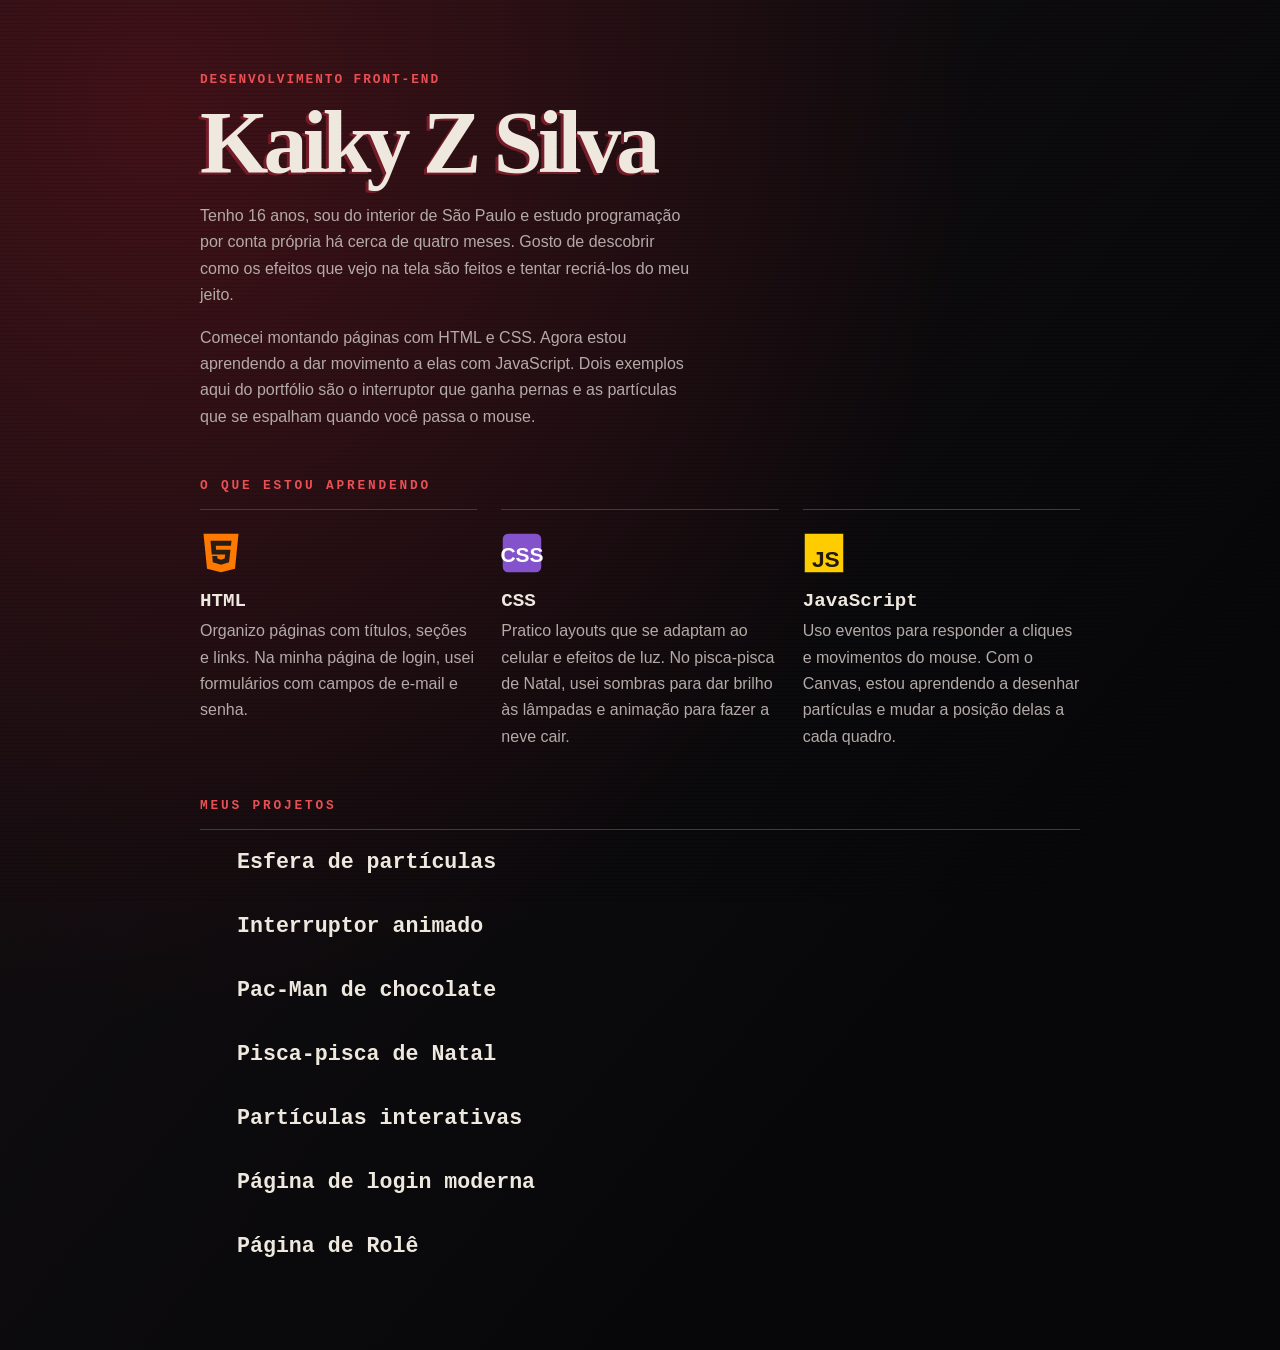
<file: index.html>
<!DOCTYPE html>
<html lang="pt-BR">
<head>
    <meta charset="UTF-8">
    <meta name="viewport" content="width=device-width, initial-scale=1.0">
    <title>Kaiky Z Silva | Portfólio front-end</title>
    <link rel="stylesheet" href="./portifolio.css">
</head>
<body>
    <main>
        <header class="capa">
            <div class="sobre">
                <p class="area">Desenvolvimento front-end</p>
                <h1>Kaiky Z Silva</h1>

                <p>
                    Tenho 16 anos, sou do interior de São Paulo e estudo
                    programação por conta própria há cerca de quatro meses.
                    Gosto de descobrir como os efeitos que vejo na tela
                    são feitos e tentar recriá-los do meu jeito.
                </p>

                <p>
                    Comecei montando páginas com HTML e CSS. Agora estou
                    aprendendo a dar movimento a elas com JavaScript.
                    Dois exemplos aqui do portfólio são o interruptor que
                    ganha pernas e as partículas que se espalham quando
                    você passa o mouse.
                </p>
            </div>

           
        </header>

        <section aria-labelledby="titulo-tecnologias">
            <h2 id="titulo-tecnologias">O que estou aprendendo</h2>

            <div class="tecnologias">
                <article class="tecnologia">
                    <img src="html.svg" alt="" width="42" height="46">
                    <h3>HTML</h3>
                    <p>
                        Organizo páginas com títulos, seções e links.
                        Na minha página de login, usei formulários
                        com campos de e-mail e senha.
                    </p>
                </article>

                <article class="tecnologia">
                    <img src="css.svg" alt="" width="42" height="46">
                    <h3>CSS</h3>
                    <p>
                        Pratico layouts que se adaptam ao celular e efeitos
                        de luz. No pisca-pisca de Natal, usei sombras para
                        dar brilho às lâmpadas e animação para fazer a neve cair.
                    </p>
                </article>

                <article class="tecnologia">
                    <img src="js.svg" alt="" width="42" height="46">
                    <h3>JavaScript</h3>
                    <p>
                        Uso eventos para responder a cliques e movimentos
                        do mouse. Com o Canvas, estou aprendendo a desenhar
                        partículas e mudar a posição delas a cada quadro.
                    </p>
                </article>
            </div>
        </section>

        <section aria-labelledby="titulo-projetos">
            <h2 id="titulo-projetos">Meus projetos</h2>

            <ul>
                <li><a href="./esefera-de-particulas/index.html">Esfera de partículas</a></li>
                <li><a href="./interruptor/index.html">Interruptor animado</a></li>
                <li><a href="./pac-man-chocolate/index.html">Pac-Man de chocolate</a></li>
                <li><a href="./pisca-pisca/index.html">Pisca-pisca de Natal</a></li>
                <li><a href="./particulas/index.html">Partículas interativas</a></li>
                <li><a href="./pagina-login/">Página de login moderna</a></li>
                <li><a href="skate spot/">Página de Rolê</a></li>
            </ul>
        </section>
    </main>
</body>
</html>
</file>
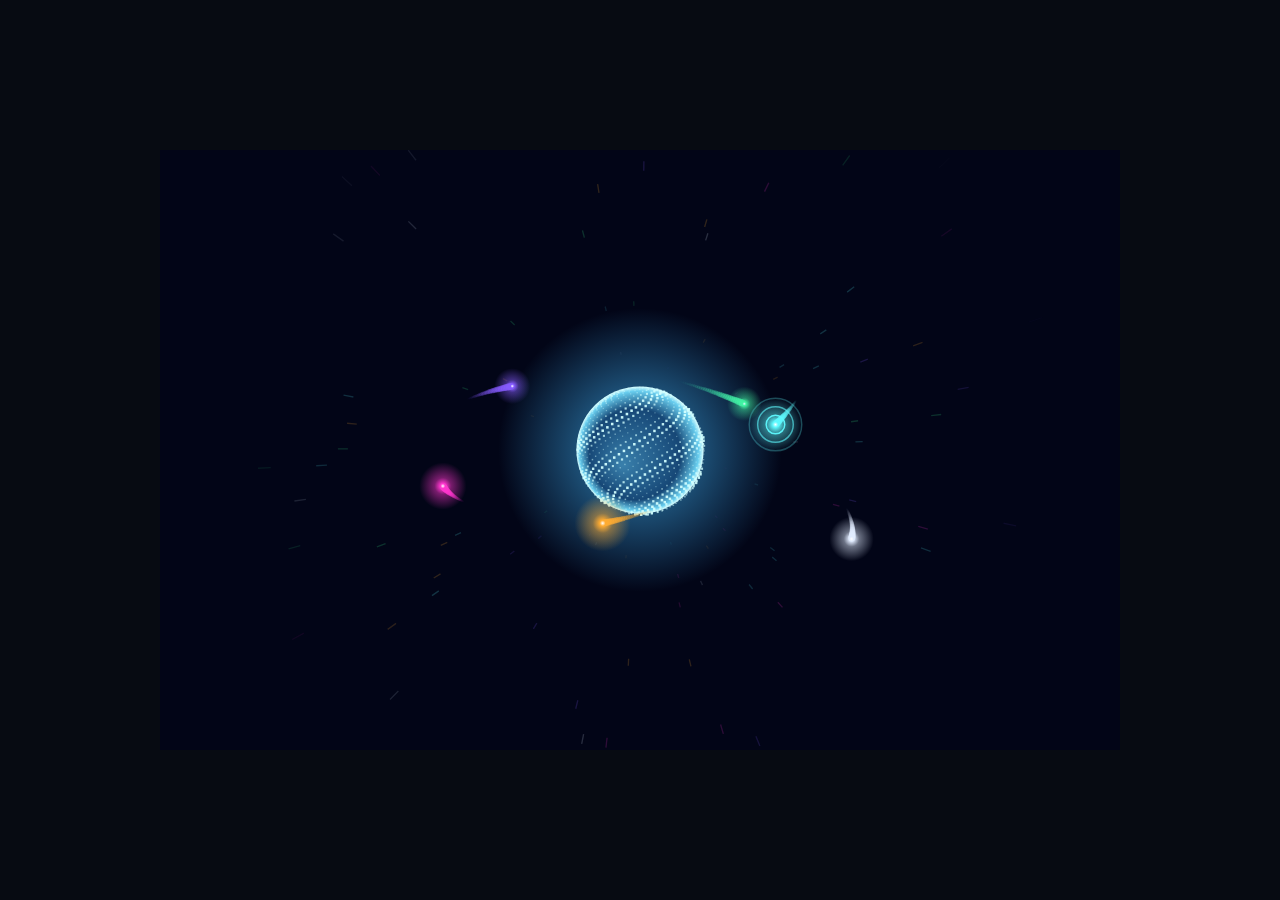
<file: esefera-de-particulas/index.html>
<!DOCTYPE html>
<html lang="pt-BR">
<head>
    <meta charset="UTF-8">
    <meta name="viewport" content="width=device-width, initial-scale=1.0">
    <title>Esfera De Energia</title>
    <link rel="stylesheet" href="style.css">
    <script src="script.js" defer></script>
</head>
<body>
    <canvas id="cena" width="960" height="600" aria-label="Esfera azul com particulas em órbita">    
    </canvas>
</body>
</html>
</file>
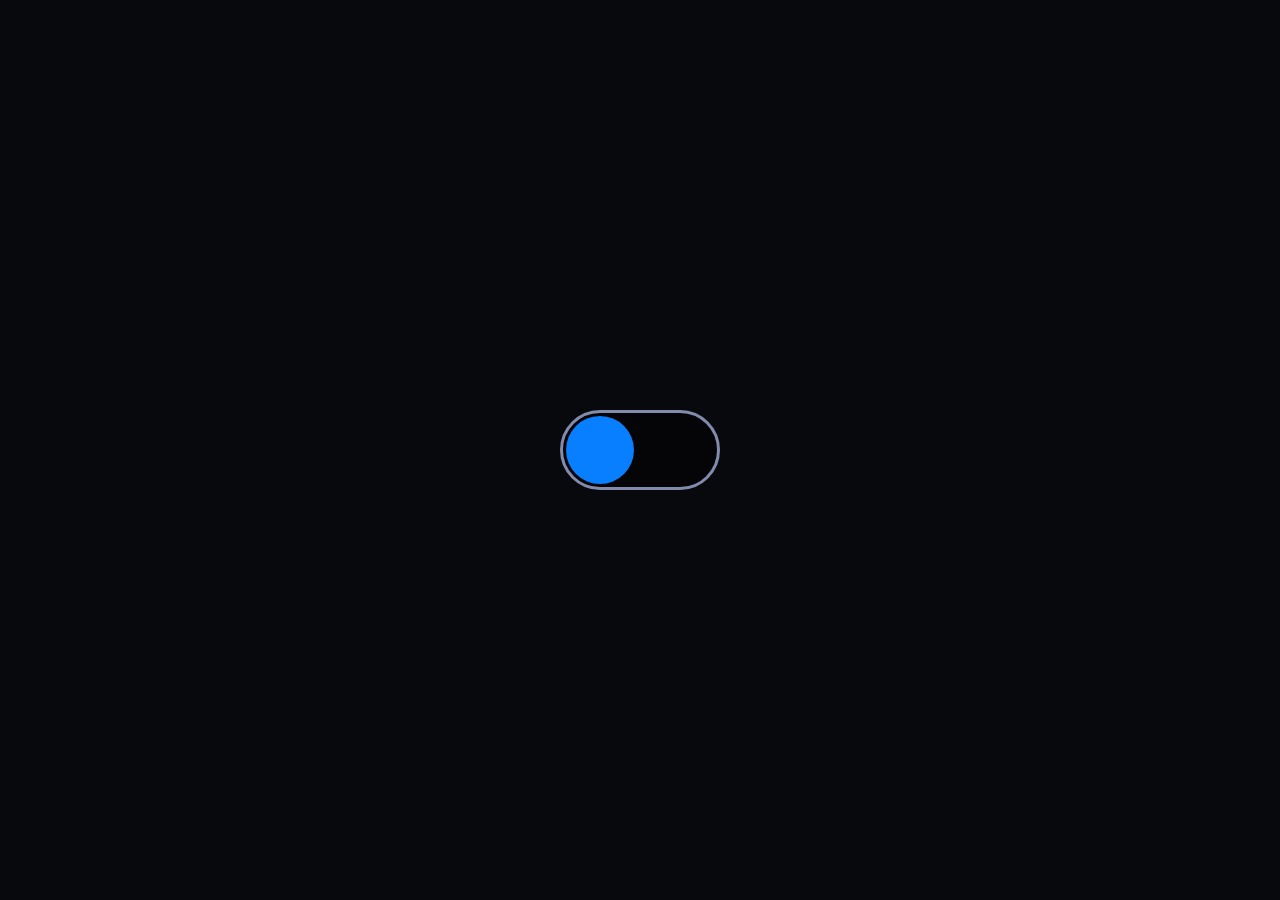
<file: interruptor/index.html>
<!DOCTYPE html>
<html lang="pt-Br">
<head>
    <meta charset="UTF-8">
    <meta name="viewport" content="width=device-width, initial-scale=1.0">
    <title>Interruptor Animado</title>
    <link rel="stylesheet" href="style.css">
    <script src="script.js" defer></script>
</head>
<body>
    <button id="interruptor" type="button" aria-label="Interruptor Animado" aria-pressed="false">
        <span class="personagem" aria-hidden="true">
            <span class="rosto">• ▾ •</span>
            <span class="perna esuqerda"></span>
            <span class="perna direita"></span>
        </span>
    </button>
</body>
</html>
</file>
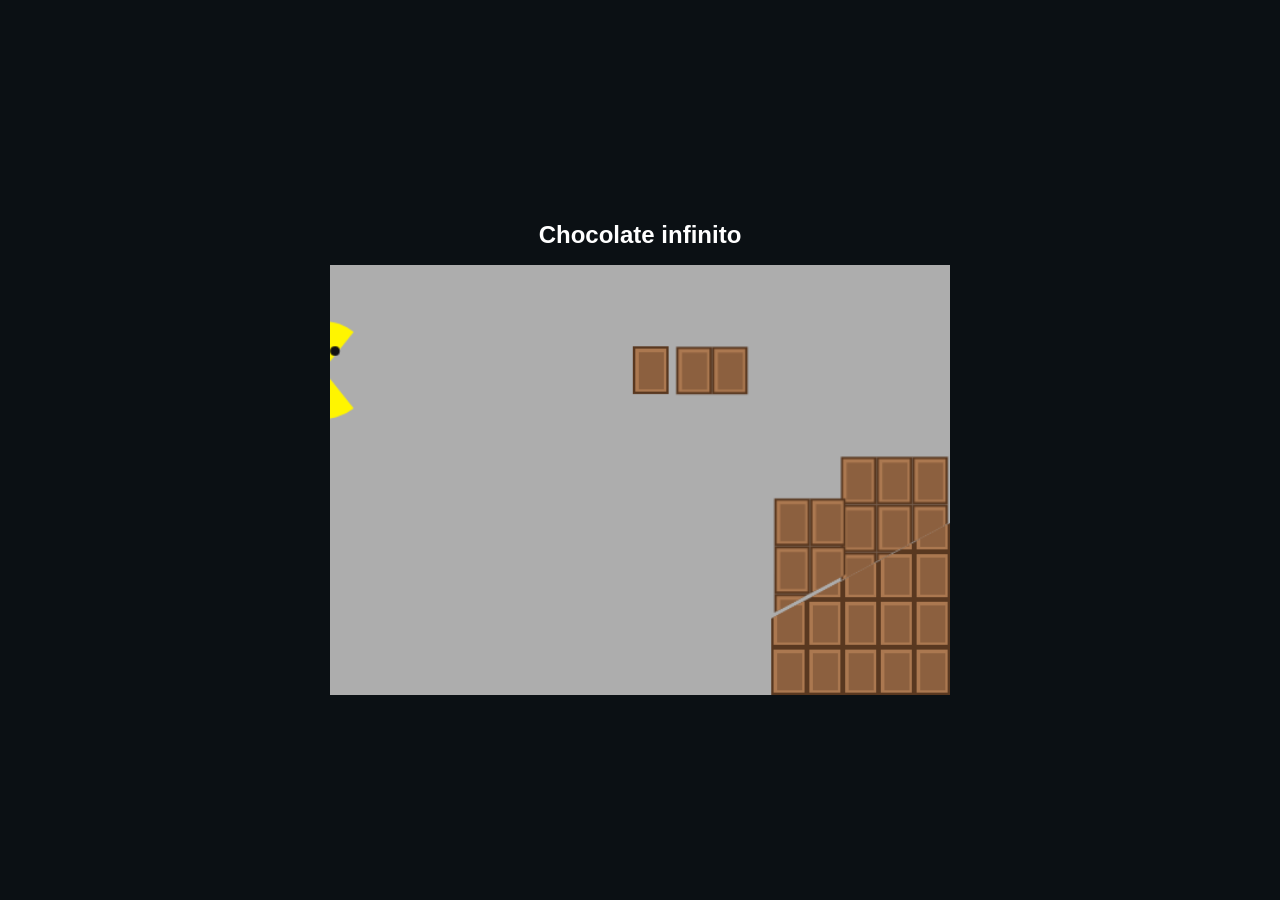
<file: pac-man-chocolate/index.html>
<!DOCTYPE html>
<html lang="pt-BR">
<head>
    <meta charset="UTF-8">
    <meta name="viewport" content="width=device-width, initial-scale=1.0">
    <title>Chocolate infinito</title>
    <link rel="stylesheet" href="style.css">
    <script src="script.js" defer></script>
</head>
<body>
    <main>
        <h1>Chocolate infinito</h1>
        <canvas id="cena" width="520" height="360" aria-label="pac-man comendo um pedaço de uma barra que se refaz">
        </canvas>
    </main>
</body>
</html>
</file>
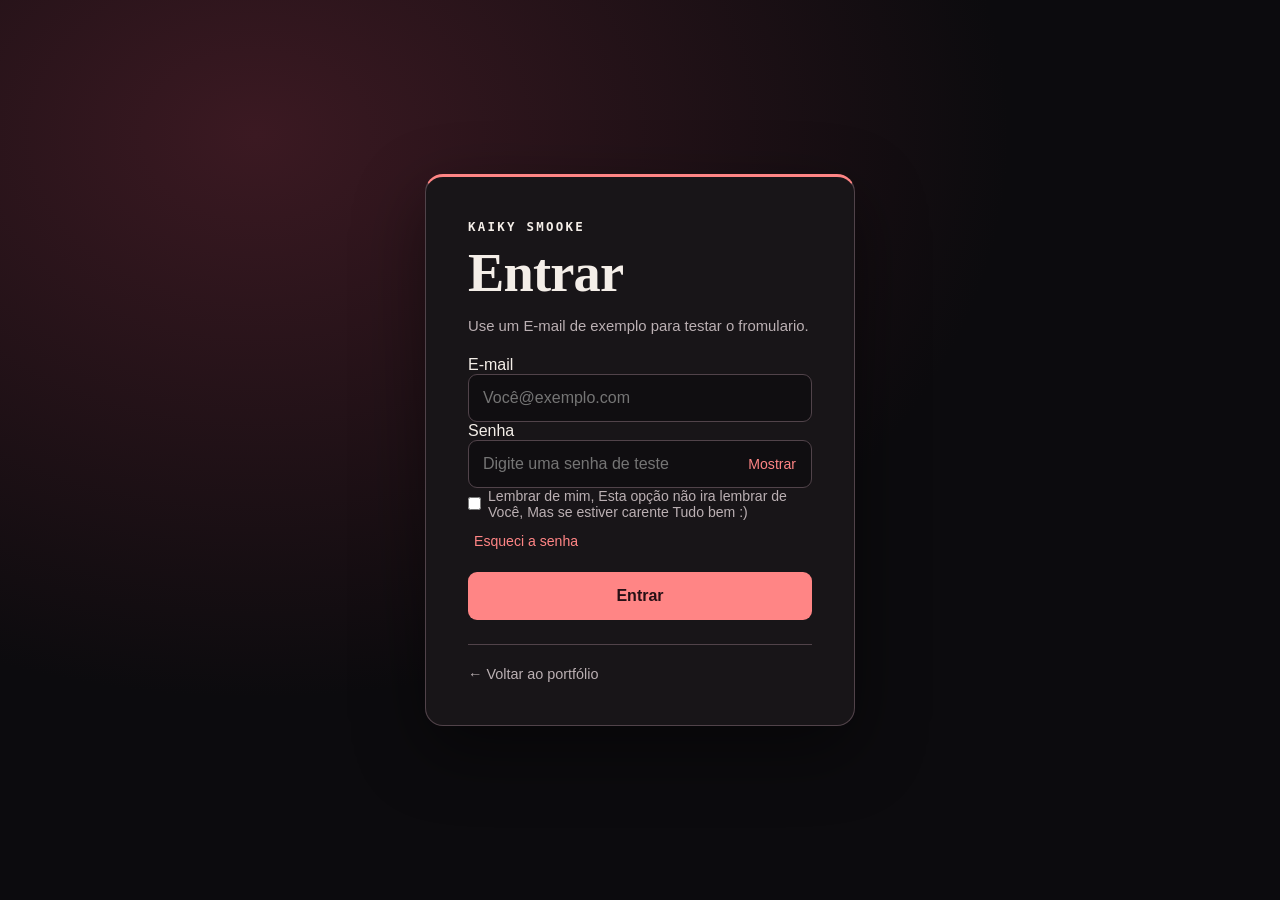
<file: pagina-login/index.html>
<!DOCTYPE html>
<html lang="pt-BR">
<head>
    <meta charset="UTF-8">
    <meta name="viewport" content="width=device-width, initial-scale=1.0">
    <title>Login | Kaiky Smooke</title>

    <link rel="stylesheet" href="style.css">
    <script src="script.js" defer></script>
</head>
<body>
    <main class="cartao">
        <header>
            <p class="assinatura">Kaiky Smooke</p>
            <h1>Entrar</h1>
            <p class="descricao">Use um E-mail de exemplo para testar o fromulario.</p>
        </header>

        <form id="form-login" novalidate>
            <div class="campo">
            <label for="email">E-mail</label>
            <input
                id="email"
                name="email"
                type="email"
                placeholder="Você@exemplo.com"
                autocomplete="username"
                aria-describedby="erro-email"
                required
            >
            <small class="erro" id="erro-email"></small>
            </div>

            <div class="campo">
                <label for="senha">Senha</label>

                <div class="campo-senha">
                    <input
                        id="senha"
                        name="senha"
                        type="password"
                        placeholder="Digite uma senha de teste"
                        aria-describedby="erro-senha"
                        required
                    >
                    <button type="button" id="mostrar-senha" aria-comtrols="senha">
                        Mostrar
                    </button>
                </div>
                    <small class="erro" id="erro-senha"></small>
            </div>

            <div class="opcoes">
                <label class="lembrar">
                    <input type="checkbox" id="lembrar">
                    Lembrar de mim, Esta opção não ira lembrar de Você,
                    Mas se estiver carente Tudo bem :)

                </label>

                <button type="button" id="recuperar">Esqueci a senha</button>
            </div>

            <button type="submit" class="entrar">Entrar</button>
            <p id="mensagem" role="status"></p>
        </form>

        <footer>
            <a href="https://saiko-haxi-portfolio.vercel.app">
                ← Voltar ao portfólio
            </a>
        </footer>
    </main>
</body>
</html>
</file>
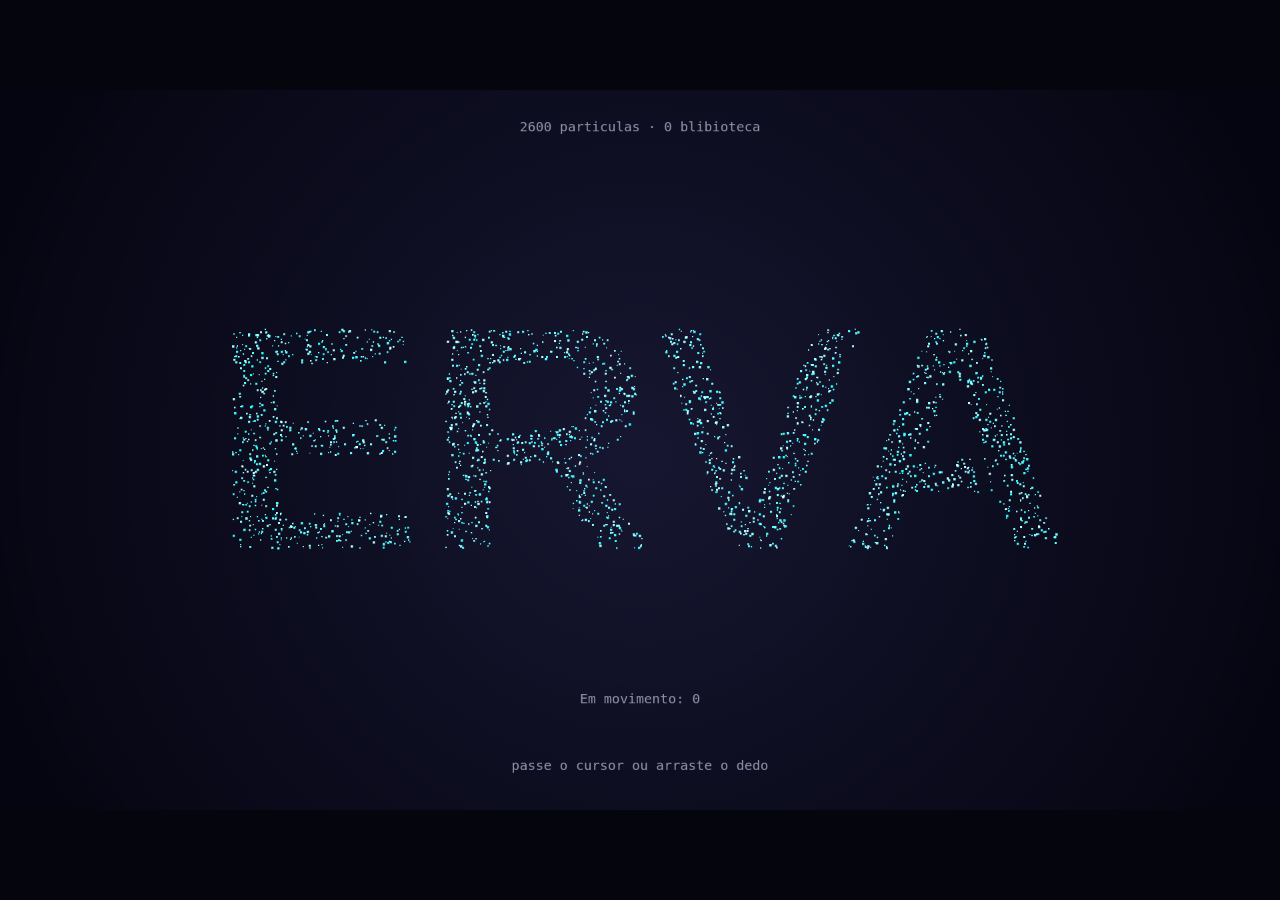
<file: particulas/index.html>
<!DOCTYPE html>
<html lang="pt-BR">
<head>
    <meta charset="UTF-8">
    <meta name="viewport" content="width=device-width, initial-scale=1.0">
    <title>Herbário de particulas</title>
    <link rel="stylesheet" href="style.css">
    <script src="script.js" defer></script>
</head>
<body>
    <canvas
    id="cena"
    width="1920"
    height="1080"
    aria-label="Particulas formam a palavra ERVA e uma folha de cannabis."></canvas>
</body>
</html>
</file>
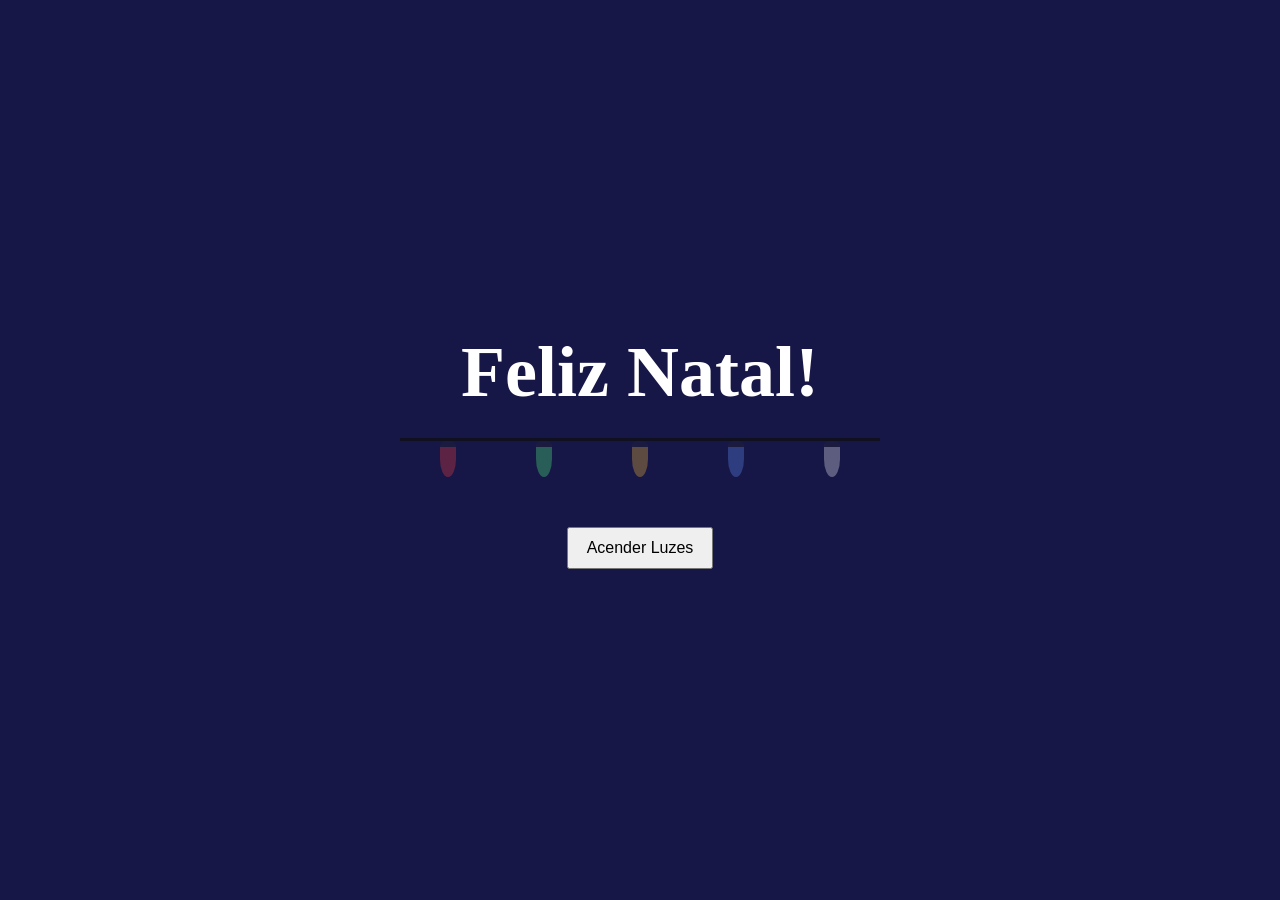
<file: pisca-pisca/index.html>
<!DOCTYPE html>
<html lang="pt-BR">
<head>
    <meta charset="UTF-8">
    <meta name="viewport" content="width=device-width, initial-scale=1.0">
    <title>pisca-pisca</title>
    <link rel="stylesheet" href="style.css">
</head>
<body>
    <main>
        <h1>Feliz Natal!</h1>

        <div class="fio" aria-hidden="true">
            <span class="lampada" style="--cor: #ff4141"></span>
            <span class="lampada" style="--cor: #53ff80"></span>
            <span class="lampada" style="--cor: #ffbf36"></span>
            <span class="lampada" style="--cor: #6495ff"></span>
            <span class="lampada" style="--cor: #ffffff"></span>
        </div>

        <button id="interruptor" type="button">Acender Luzes</button>
    </main>

    <script src="script.js"></script>
</body>
</html>
</file>
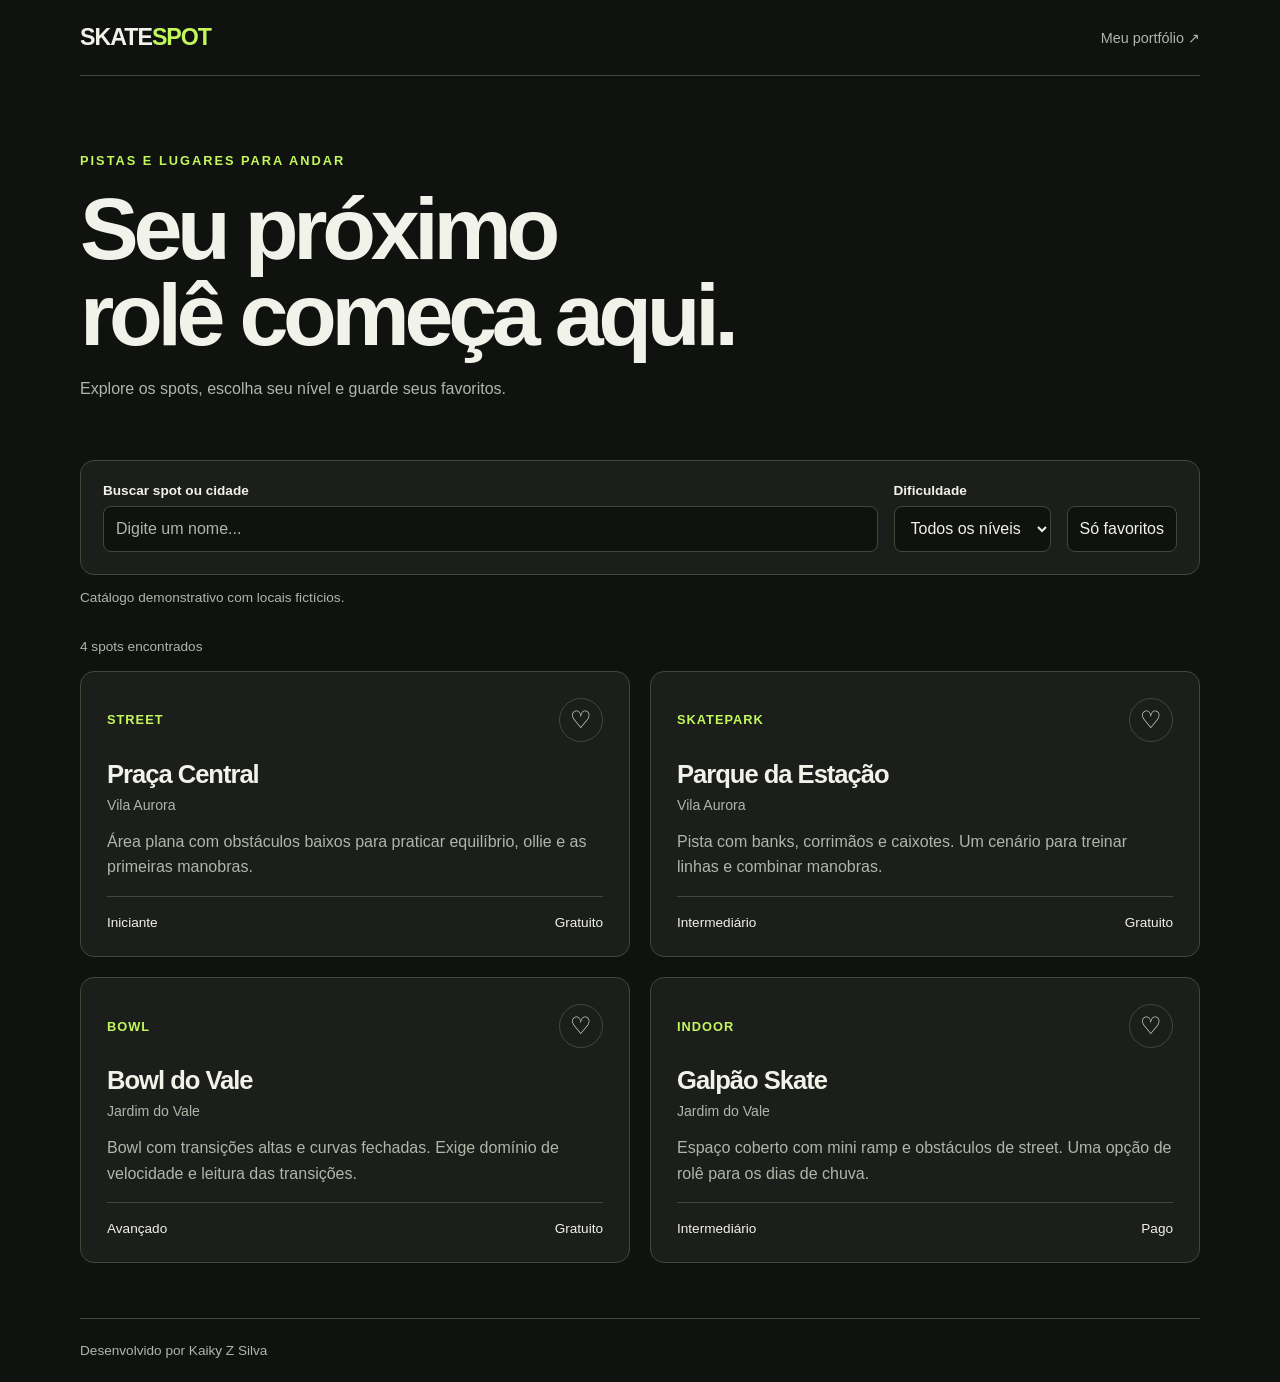
<file: skate spot/index.html>
<!DOCTYPE html>
<html lang="en">
<head>
    <meta charset="UTF-8">
    <meta name="viewport" content="width=device-width, initial-scale=1.0">
    <title>Skate spot | Encontre seu proximo rolê</title>

    <link rel="stylesheet" href="style.css">
    <script src="script.js" defer></script>
</head>
<body>
    <header class="barra">
        <a class="logo" href="./index.html">SKATE<span>SPOT</span></a>
        <a class="portfolio" href="https://saiko-haxi-portfolio.vercel.app">
            Meu portfólio ↗
        </a>
    </header>

    <main>
        <section class="apresentacao">
            <p class="categoria">Pistas e lugares para andar</p>
            <h1>Seu próximo<br>rolê começa aqui.</h1>
            <p class="descricao">
                Explore os spots, escolha seu nível e guarde seus favoritos.
            </p>
        </section>

        <section aria-label="Catálogo de spots">
            <div class="filtros">
                <div class="campo busca">
                    <label for="busca">Buscar spot ou cidade</label>
                    <input
                        id="busca"
                        type="search"
                        placeholder="Digite um nome..."
                    >
                </div>

                <div class="campo">
                    <label for="nivel">Dificuldade</label>
                    <select id="nivel">
                        <option value="todos">Todos os níveis</option>
                        <option value="iniciante">Iniciante</option>
                        <option value="intermediario">Intermediário</option>
                        <option value="avancado">Avançado</option>
                    </select>
                </div>

                <button id="filtro-favoritos" type="button" aria-pressed="false">
                    Só favoritos
                </button>
            </div>

            <p class="aviso">
                Catálogo demonstrativo com locais fictícios.
            </p>

            <p id="resultado" role="status"></p>
            <div id="lista-spots" class="lista-spots"></div>

            <p id="vazio" class="vazio" hidden>
                Nenhum spot encontrado. Experimente mudar os filtros.
            </p>

            <p id="mensagem" role="status"></p>
        </section>
    </main>

    <footer>Desenvolvido por Kaiky Z Silva</footer>

    <template id="modelo-spot">
        <article class="spot">
            <div class="spot-topo">
                <span class="tipo"></span>
                <button class="favoritar" type="button" aria-pressed="false">
                    ♡
                </button>
            </div>

            <h2></h2>
            <p class="local"></p>
            <p class="resumo"></p>

            <div class="detalhes">
                <span class="nivel"></span>
                <span class="acesso"></span>
            </div>
        </article>
    </template>
</body>
</html>
</file>
<file: portifolio.css>
:root {
    --fundo: #09090b;
    --texto: #eee8df;
    --cinza: #b4aaa8;
    --vermelho: #e95054;
}

* {
    box-sizing: border-box;
}

body {
    margin: 0;
    min-height: 100vh;
    min-height: 100svh;
    display: grid;
    align-items: center;
    color: var(--texto);
    font-family: arial, sans-serif;
    background-color: var(--fundo);

    background-image: 
        radial-gradient(ellipse at 12% 8%, #401218 0%, transparent 52%),
        linear-gradient(130deg, #141013, #070709 75%);
}

body::before {
    content: "";
    position: fixed;
    inset: 0;
    pointer-events: none;
    background: repeating-linear-gradient(
        to bottom,
        transparent 0,
        transparent 3px,
        rgb(0 0 0 / 12%) 3px,
        rgb(0 0 0 / 12%) 4px
    );
}

main {
    position: relative;
    width: min(880px, 88%);
    margin: 0 auto;
    padding: clamp(48px, 8vh, 96px) 0;
}

h1 {
    margin: 0;
    max-width: 100%;
    font-family: Georgia, "Times New Roman", serif;
    font-size: clamp(3rem, 8vw, 7rem );
    line-height: 1;
    letter-spacing: -0.055em;
    text-shadow: -3px 2px 0 #751c29;
}

main > p {
    margin: 18px 0 0; 
    max-width: 48ch;
    color: var(--cinza);
    line-height: 1.6;
}

h2 {
    margin: 48px 0 16px;
    color: var(--vermelho);
    font: bold 0.8rem "Curier New", monospace;
    text-transform: uppercase;
    letter-spacing: 0.22em;
}

ul {
    margin: 0;
    padding: 0;
    list-style: none;
    border-top: 1px solid #543136;
}

li a {
    display: flex;
    align-items: center;
    gap: 14px;
    min-height: 64px;
    padding: 14px 12px;
    color: var(--texto);
    text-decoration: none;
    font: bold clamp(1rem, 2.5vw, 1.35rem) "Courier New", monospace;
    transition: background-color 180ms, padding-left 180ms; 
}

li a::before {
    content: "▸";
    color: var(--vermelho);
    opacity: 0;
    transition: opacity 180ms;
}

li a:hover,
li a:focus-visible {
    padding-left: 22px;
    background-color: #32171c;
}

li a:hover::before,
li a:focus-visible::before {
    opacity: 1;
}

li a:focus-visible {
    outline: 2px solid var(--vermelho);
    outline-offset: -2px;
}

.capa-arte {
    display: block;
    width: 100%;
    height: auto; 
    opacity: 0.85;
    mix-blend-mode: screen;
}

/* Apresentação: texto à esquerda e ilustração à direita */
.capa {
    display: grid;
    grid-template-columns: minmax(0, 1fr) minmax(180px, 30%);
    align-items: center;
    gap: 32px;
}

.sobre .area {
    margin: 0 0 12px;
    color: var(--vermelho);
    font: bold 0.8rem "Courier New", monospace;
    letter-spacing: 0.15em;
    text-transform: uppercase;
}

.sobre h1 {
    font-size: clamp(3rem, 7vw, 5.5rem);
}

.sobre p:not(.area),
.tecnologia p {
    color: var(--cinza);
    line-height: 1.65;
}

.sobre p:not(.area) {
    max-width: 55ch;
    margin: 16px 0 0;
}

/* As tecnologias ficam lado a lado quando há espaço. */
.tecnologias {
    display: grid;
    grid-template-columns: repeat(auto-fit, minmax(min(100%, 210px), 1fr));
    gap: 24px;
}

.tecnologia {
    padding: 20px 0 0;
    border-top: 1px solid #543136;
}

.tecnologia img {
    display: block;
    object-fit: contain;
}

.tecnologia h3 {
    margin: 14px 0 6px;
    font: bold 1.2rem "Courier New", monospace;
}

.tecnologia p {
    margin: 0;
}

@media (max-width: 600px) {
    .capa {
        grid-template-columns: 1fr;
        gap: 12px;
    }

    .capa-arte {
        grid-row: 1;
        width: min(44vw, 170px);
        justify-self: end;
    }
}
</file>
<file: esefera-de-particulas/style.css>
* {
    box-sizing: border-box;
}

body {
    margin: 0;
    min-height: 100vh;
    display: grid;
    place-items: center;
    background: #070b12;
}

canvas {
    display: block;
    width: min(100%, 960px);
    height: auto;
    background: #020517;
}
</file>
<file: interruptor/style.css>
* {
    box-sizing: border-box;
}

body {
    margin: 0;
    min-height: 100vh;
    display: grid;
    place-items: center;
    background: #08090d;
}

#interruptor {
    position: relative;
    width: 160px;
    height: 80px;
    padding: 0; 
    border: 3px solid #838bad;
    border-radius: 50px;
    background: #050508;
    cursor: pointer;
}

#interruptor:focus-visible {
    outline: 3px solid white;
    outline-offset: 6px; 
}

.personagem {
    position: absolute;
    left: 3px;
    bottom: 3px;
    width: 68px;
    height: 68px;
    border-radius: 50%;
    background: #087fff;
    color: white;
    display: grid;
    place-items: center;
}

/*posição e cor de chegada */
#interruptor[aria-pressed="true"] .personagem {
    transform: translateX(80px);
    background: white;
    color: #111;
}    

.rosto,
.perna {
    opacity: 0;
}

.rosto {
    font: bold 16px Arial, sans-serif;
}

.perna {
    position: absolute;
    top: 98%;
    width: 3px;
    height: 24px;
    background: white;
    transform-origin: top;
}

/*o pezinho da ponta de cada perna*/
.perna::after {
    content: "";
    position: absolute;
    bottom: 0;
    width: 9px;
    height: 3px;
    border-radius: 3px;
    background: white;
}

.esquerda {
    left: 24px;
}

.direita {
    right: 24px;
}

/* o js adiciona essa classe enquanto a bolinha atravessa*/
.andando .rosto,
.andando .perna {
    opacity: 1;
}

.andando .perna {
    animation: passo 220ms ease-in-out infinite alternate;
}

.andando .direita {
    animation-direction: alternate-reverse; 
}

@keyframes passo {
    from { transform: rotate(-22deg); }
    to { transform: rotate(22deg); }
}
</file>
<file: pac-man-chocolate/style.css>
* {
    box-sizing: border-box;
}

body {
    margin: 0;
    min-height: 100vh;
    display: grid;
    place-items: center;
    background: #0b1014;
    color:white;
    font-family: arial, sans-serif;
}

main {
    width: min(100%, 620px);
    text-align: center;
}

h1 {
    font-size: 24px;
}

canvas {
    display: block;
    width: 100%;
    height: auto;
    background: #adadad;
}
</file>
<file: pagina-login/style.css>
:root {
    --fundo: #0c0b0e;
    --cartao: #181518;
    --campo: #100e11;
    --texto: #f4eee8;
    --cinza: #bbb0b3;
    --borda: #51434a;
    --destaque: #ff8585;
}

* {
    box-sizing: border-box;
}

body {
    margin: 0;
    min-height: 100vh;
    min-height: 100svh;
    display: grid;
    place-items: center;
    padding: 24px 16px;
    font-family: Arial, sans-serif;
    color: var(--texto);
    background: radial-gradient(ellipse at 20% 15%, #3b1922, transparent 52%), var(--fundo);
}

.cartao {
    width: min(100%, 430px);
    padding: clamp(24px, 5vw, 42px);
    background: var(--cartao);
    border: 1px solid var(--borda);
    border-top: 3px solid var(--destaque);
    border-radius: 18px;
    box-shadow: 0 24px 70px rgb(0 0 0 / 45%);
}

.assinatura {
    margin: 0;
    color: var(destaque);
    font: bold 0.78rem "Curier New", monospace;
    text-transform: uppercase;
    letter-spacing: 0.14rem;
}

h1 {
    margin: 12px 0 8px;
    font: bold 3.4rem/1 Georgia, serif;
    letter-spacing: -0.05rem;
}

.descricao,
    #mensagem {
        color: var(--cinza);
        font-size: 0.93rem;
        line-height: 1.5;
    }

.descricao {
    margin-bottom: 18px;
}

.campo input {
    width: 100%;
    padding: 14px;
    color: var(--texto);
    background: var(--campo);
    border: 1px solid var(--borda);
    border-radius: 9px;
    font: inherit;
    transition: border-color 160ms, box-shadow 160ms;
}

.campo input[aria-invalid="true"] {
    border-color: var(--destaque);
}

.campo-senha {
        position: relative;
}

.campo-senha input {
    padding-right: 86px;
}

button,
a {
    font: inherit;
}

button {
    cursor: pointer;
}

#mostrar-senha, 
#recuperar {
    color: var(--destaque);
    background: transparent;
    border: 0;
    font-size: 0.88rem;
}

#mostrar-senha {
    position: absolute;
    top: 50%;
    right: 8px;
    transform: translateY(-50%);
    padding: 8px;
}

.opcoes {
    display: flex;
    justify-content: space-between;
    align-items: center;
    flex-wrap: wrap;
    gap: 12px;
    margin-bottom: 22px; 
}

.lembrar {
    display: flex;
    align-items: center;
    gap: 7px;
    color: var(--cinza);
    font-size: 0.88rem;
    cursor: pointer;
}

.lembrar input {
    margin: 0;
    accent-color: var(--destaque);
}

.entrar {
    width: 100%;
    padding: 14px;
    border: 1px solid transparent;
    border-radius: 9px;
    background: var(--destaque);
    color: #261015;
    font-weight: bold;
    transition: transform 160ms, background-color 160ms, box-shadow 160ms;
}

.entrar:hover {
    transform: translateY(-2px);
    background: #ffaaaa;
    box-shadow: 0 6px 18px rgb(255 110 120 / 22%);
}

.entrar:active {
    transform: translateY(0);
}

.erro {
    display: block;
    margin-top: 6px;
    color: #ffabab;
}

.erro:empty,
#mensagem:empty {
    margin: 0;
}

footer {
    margin-top: 24px;
    padding-top: 20px;
    border-top: 1px solid var(--borda); 
}

footer a {
    color: var(--cinza);
    text-decoration: none;
    font-size: 0.9rem;
}

footer a:hover,
#recuperar:hover,
#mostrar-senha:hover {
    color: var(--texto);
    text-decoration: underline;
}

button:focus-visible,
a:focus-visible,
.lembrar input:focus-visible {
    outline: 2px solid var(--destaque);
    outline-offset: 3px;
}

@media (prefers-reduced-motion: reduce) {
    .entrar,
    .campo input {
        transition: none;
    }

    .entrar:hover {
        transform: none;
    }
}
</file>
<file: particulas/style.css>
* {
    box-sizing: border-box;
}

body {
    margin: 0;
    min-height: 100vh;
    display: grid;
    place-items: center;
    background: #05050e;
}

#cena {
    display: block;
    width: min(100vw, 177.7778svh);
    height: auto;
    touch-action: none;
}
</file>
<file: pisca-pisca/style.css>
body {
    margin: 0;
    min-height: 100vh;
    display: grid;
    place-items: center;
    background: #171747;
    color: white;
    text-align: center;
}

main {
    width: min(90%, 480px);
}

h1 {
    font-size: clamp(40px, 8vw, 72px);
    margin: 0 0 24px;
}

.fio {
    display: flex;
    justify-content: space-around;
    border-top: 3px solid #101020;
}

.lampada {
    width: 16px;
    height: 30px;
    border-top: 6px solid #252531;
    border-radius: 5px 5px 50% 50%;
    background: var(--cor);
    opacity: 0.3;
    transition: opacity 0.2s, box-shadow 0.2s;
}

.fio.aceso .lampada {
    opacity: 1;
    box-shadow: 0 5px 18px var(--cor);
}

button {
    margin-top: 50px;
    padding: 10px 18px;
    font-size: 16px;
    cursor: pointer;
}

.flocos {
    position: fixed;
    inset: 0;
    overflow: hidden;
    pointer-events: none;
}

.floco {
    position: absolute;
    top: -2rem;
    left: var(--posicao);
    font-size: var(--tamanho);
    color: white;
    opacity: 0.8;
    animation: cair var(--duracao) linear var(--atraso) infinite;
}

@keyframes cair {
    from {
        transform: translate(0, 0) rotate(0deg);
    }
    to {
        transform: translate(30px, calc(100vh + 3rem)) rotate(180deg);
    }
}
</file>
<file: skate spot/style.css>
:root {
    --fundo: #101210;
    --cartao: #1b1e1a;
    --texto: #f1f2e9;
    --secundario: #b0b6a9;
    --verde: #c3f85c;
    --borda: #41483a;
}

* {
    box-sizing: border-box;
}

body {
    margin: 0;
    background: var(--fundo);
    color: var(--texto);
    font-family: Arial, sans-serif;
}

button,
input,
select {
    font: inherit;
}

button,
a,
input,
select {
    -webkit-tap-highlight-color: transparent;
}

button {
    cursor: pointer;
}

a {
    color: inherit;
}

.barra,
main,
footer {
    width: min(1120px, 90%);
    margin-inline: auto;
}

.barra {
    display: flex;
    align-items: center;
    justify-content: space-between;
    gap: 20px;
    padding: 24px 0;
    border-bottom: 1px solid var(--borda);
}

.logo {
    font-size: 1.45rem;
    font-weight: 900;
    letter-spacing: -1px;
    text-decoration: none;
}

.logo span {
    color: var(--verde);
}

.portfolio {
    color: var(--secundario);
    font-size: 0.9rem;
    text-decoration: none;
}

.portfolio:hover {
    color: var(--verde);
}

.apresentacao {
    padding: 64px 0 42px;
}

.categoria {
    color: var(--verde);
    font-size: 0.8rem;
    font-weight: bold;
    text-transform: uppercase;
    letter-spacing: 2px;
}

h1 {
    margin: 18px 0;
    font-size: clamp(2.8rem, 7vw, 5.5rem);
    line-height: 0.98;
    letter-spacing: -0.06em;
}

.descricao {
    color: var(--secundario);
    line-height: 1.6;
}

.filtros {
    display: flex;
    align-items: flex-end;
    flex-wrap: wrap;
    gap: 16px;
    padding: 22px;
    border: 1px solid var(--borda);
    border-radius: 14px;
    background: var(--cartao);
}

.campo {
    display: flex;
    flex-direction: column;
    gap: 8px;
}

.busca {
    flex: 1 1 240px;
}

label {
    font-size: 0.85rem;
    font-weight: bold;
}

input,
select,
#filtro-favoritos {
    min-height: 46px;
    padding: 12px;
    border: 1px solid var(--borda);
    border-radius: 8px;
    background: var(--fundo);
    color: var(--texto);
}

input {
    width: 100%;
}

input::placeholder {
    color: var(--secundario);
}

#filtro-favoritos[aria-pressed="true"] {
    background: var(--verde);
    border-color: var(--verde);
    color: #172008;
}

#filtro-favoritos:hover {
    border-color: var(--verde);
}

.aviso,
#resultado {
    color: var(--secundario);
    font-size: 0.85rem;
    line-height: 1.5;
}

#resultado {
    margin-top: 28px;
}

.lista-spots {
    display: grid;
    grid-template-columns: repeat(2, minmax(0, 1fr));
    gap: 20px;
}

.spot {
    display: flex;
    flex-direction: column;
    padding: 26px;
    background: var(--cartao);
    border: 1px solid var(--borda);
    border-radius: 14px;
    transition:
        transform 180ms,
        border-color 180ms,
        box-shadow 180ms;
}

.spot:hover {
    transform: translateY(-4px);
    border-color: #859963;
    box-shadow: 0 14px 28px rgb(0 0 0 / 25%);
}

.spot-topo {
    display: flex;
    align-items: center;
    justify-content: space-between;
}

.tipo {
    color: var(--verde);
    font-size: 0.8rem;
    font-weight: bold;
    text-transform: uppercase;
    letter-spacing: 1px;
}

.favoritar {
    width: 44px;
    height: 44px;
    border: 1px solid var(--borda);
    border-radius: 50%;
    background: transparent;
    color: var(--texto);
    font-size: 1.5rem;
}

.favoritar:hover,
.favoritar[aria-pressed="true"] {
    border-color: var(--verde);
    color: var(--verde);
}

.spot h2 {
    margin: 18px 0 8px;
    font-size: 1.6rem;
    letter-spacing: -0.04em;
}

.local {
    margin: 0;
    color: var(--secundario);
    font-size: 0.88rem;
}

.resumo {
    color: var(--secundario);
    line-height: 1.6;
}

.detalhes {
    display: flex;
    justify-content: space-between;
    flex-wrap: wrap;
    gap: 12px;
    margin-top: auto;
    padding-top: 18px;
    border-top: 1px solid var(--borda);
    font-size: 0.85rem;
}

.vazio {
    padding: 35px 20px;
    text-align: center;
    border: 1px dashed var(--borda);
    border-radius: 12px;
    color: var(--secundario);
}

#mensagem {
    color: var(--verde);
    line-height: 1.5;
}

footer {
    margin-top: 55px;
    padding: 24px 0;
    border-top: 1px solid var(--borda);
    color: var(--secundario);
    font-size: 0.85rem;
}

a:focus-visible,
button:focus-visible,
input:focus-visible,
select:focus-visible {
    outline: 2px solid var(--verde);
    outline-offset: 3px;
}

@media (max-width: 650px) {
    .lista-spots {
        grid-template-columns: 1fr;
    }

    .filtros > * {
        width: 100%;
    }

    .apresentacao {
        padding-top: 42px;
    }
}

@media (prefers-reduced-motion: reduce) {
    .spot {
        transition: none;
    }

    .spot:hover {
        transform: none;
    }
}
</file>
